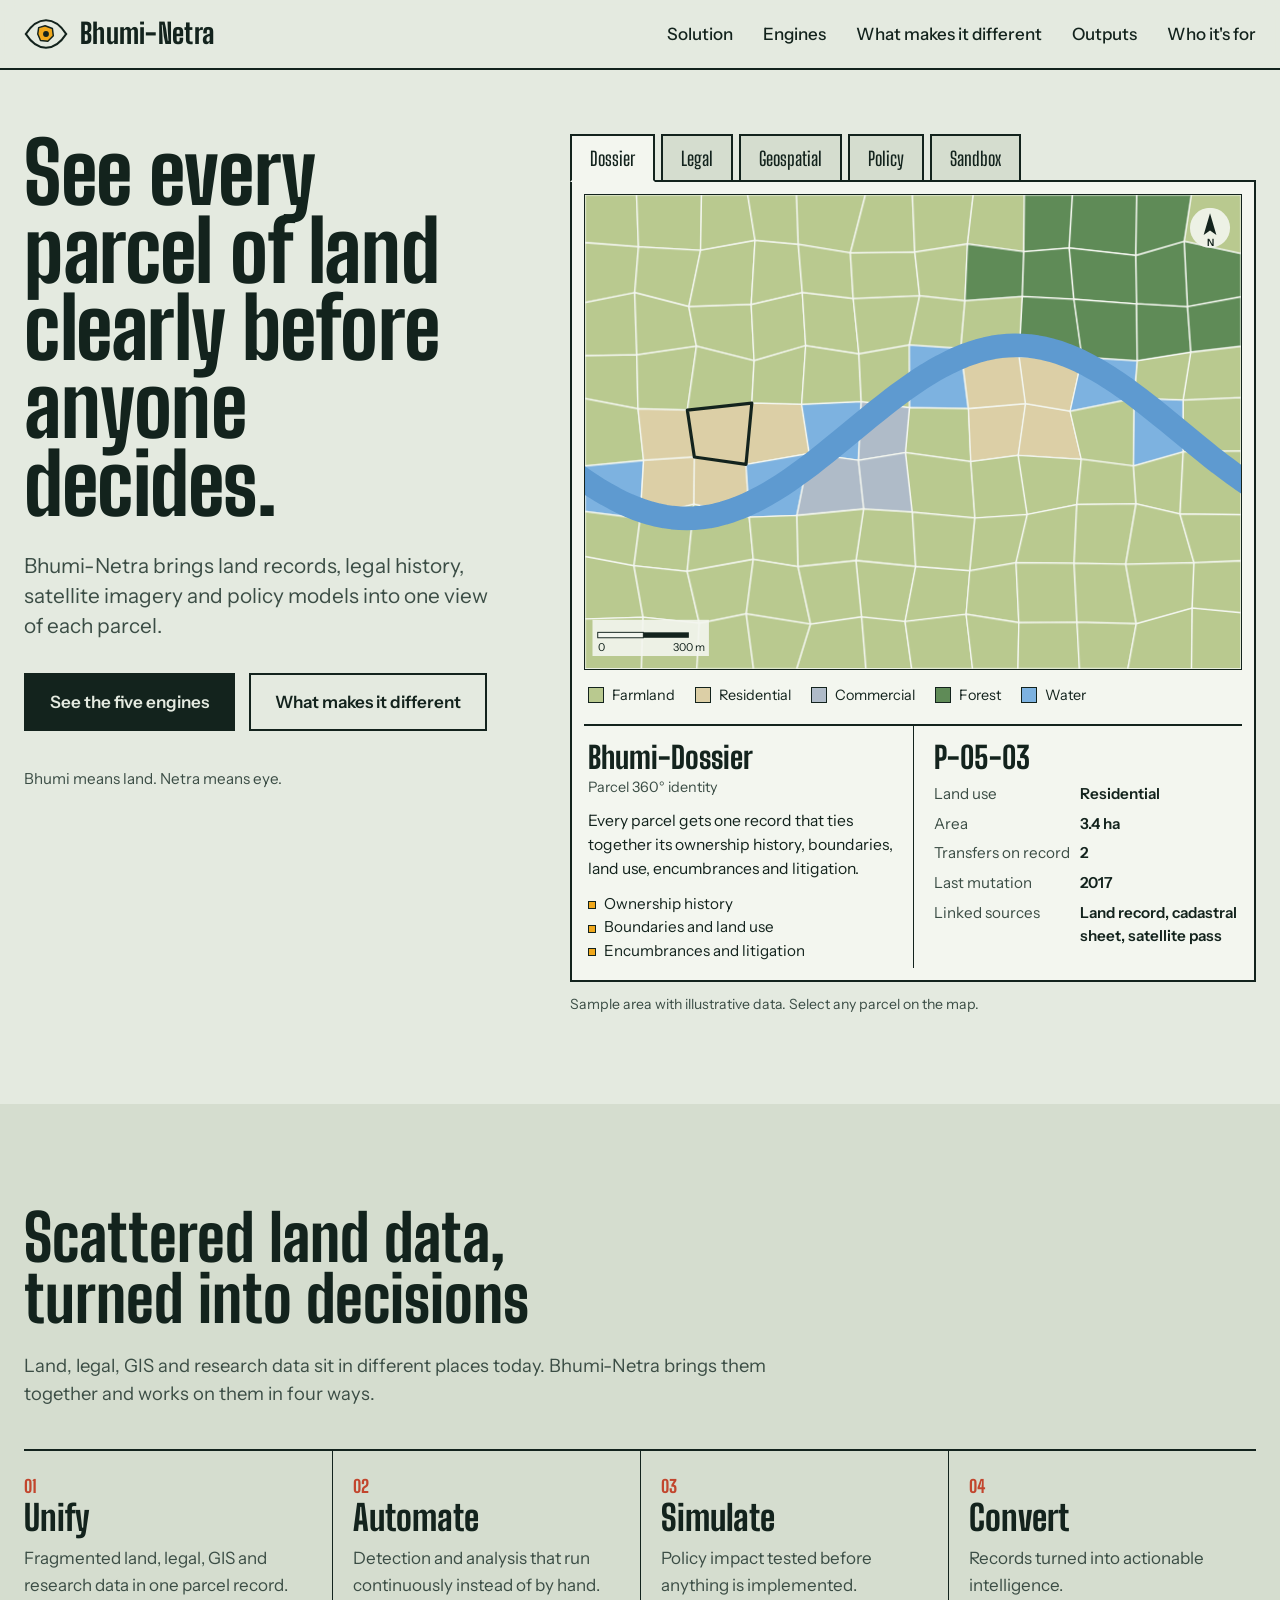
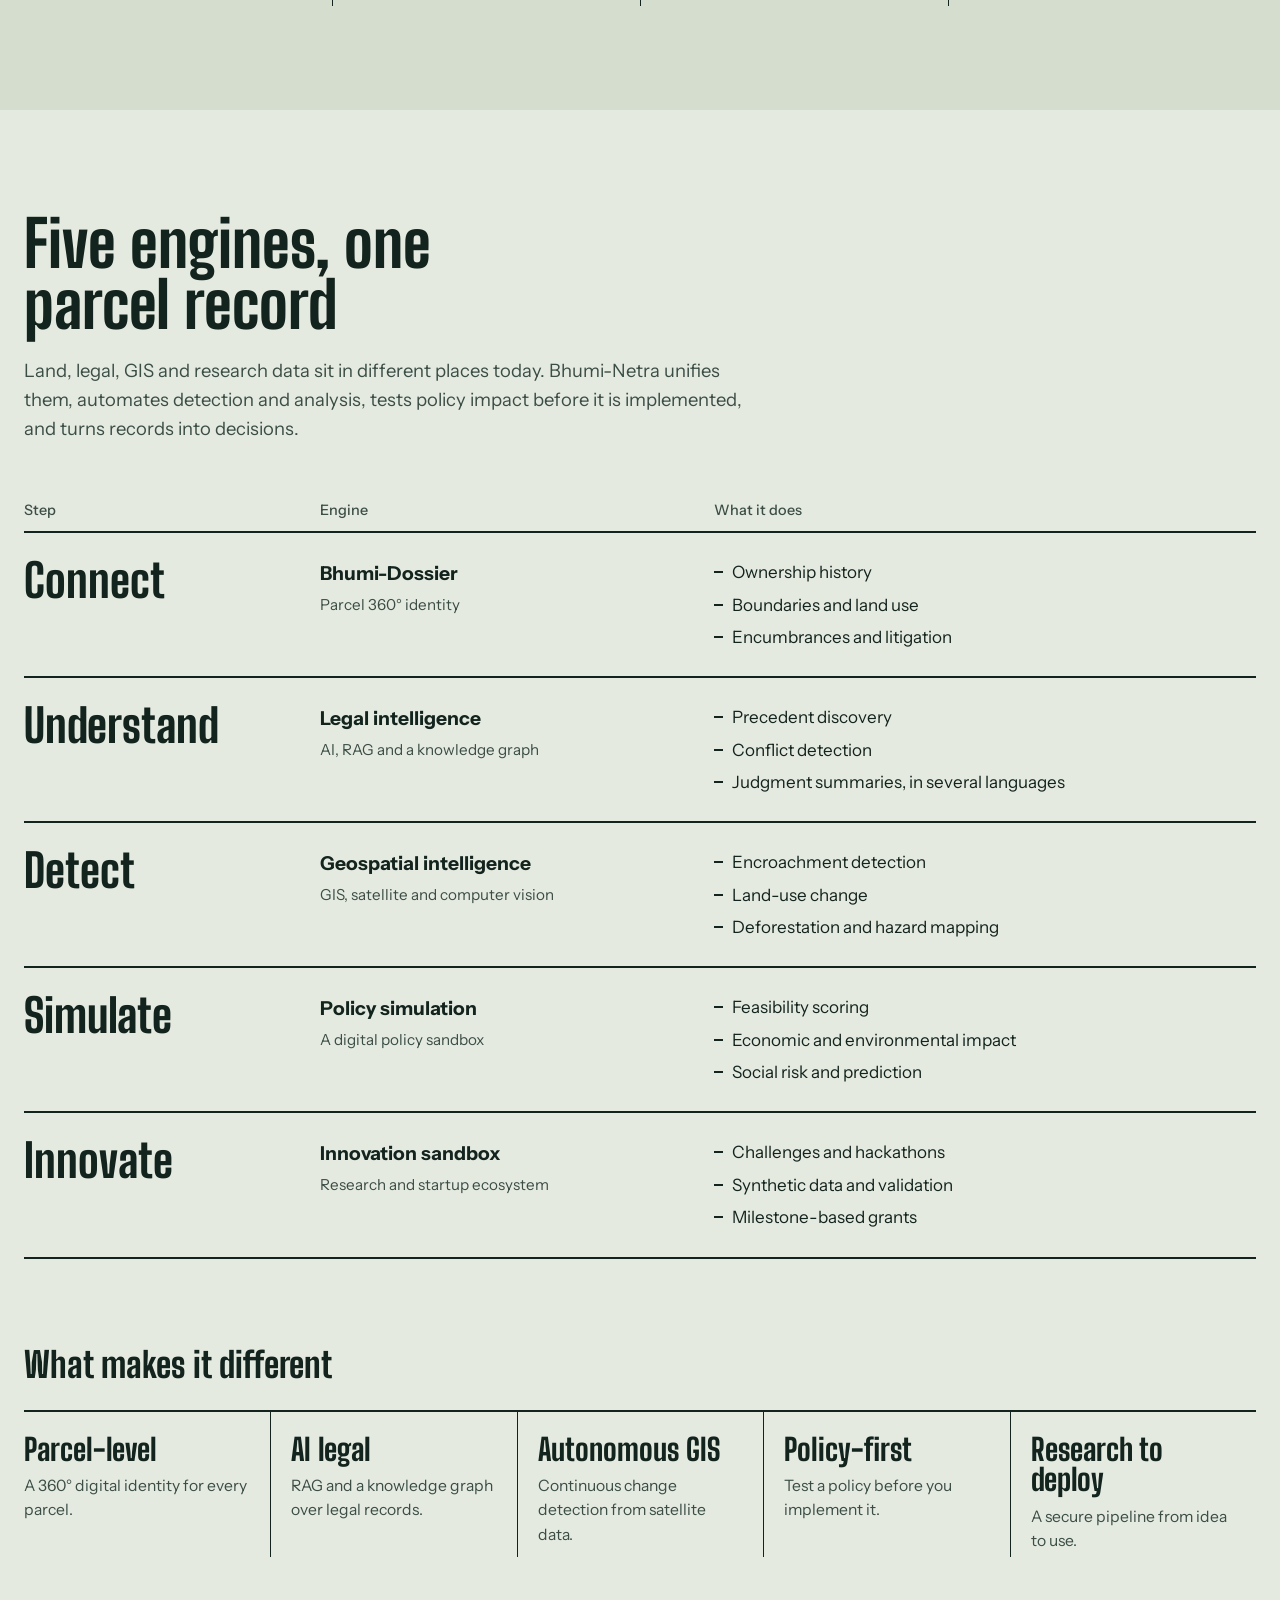
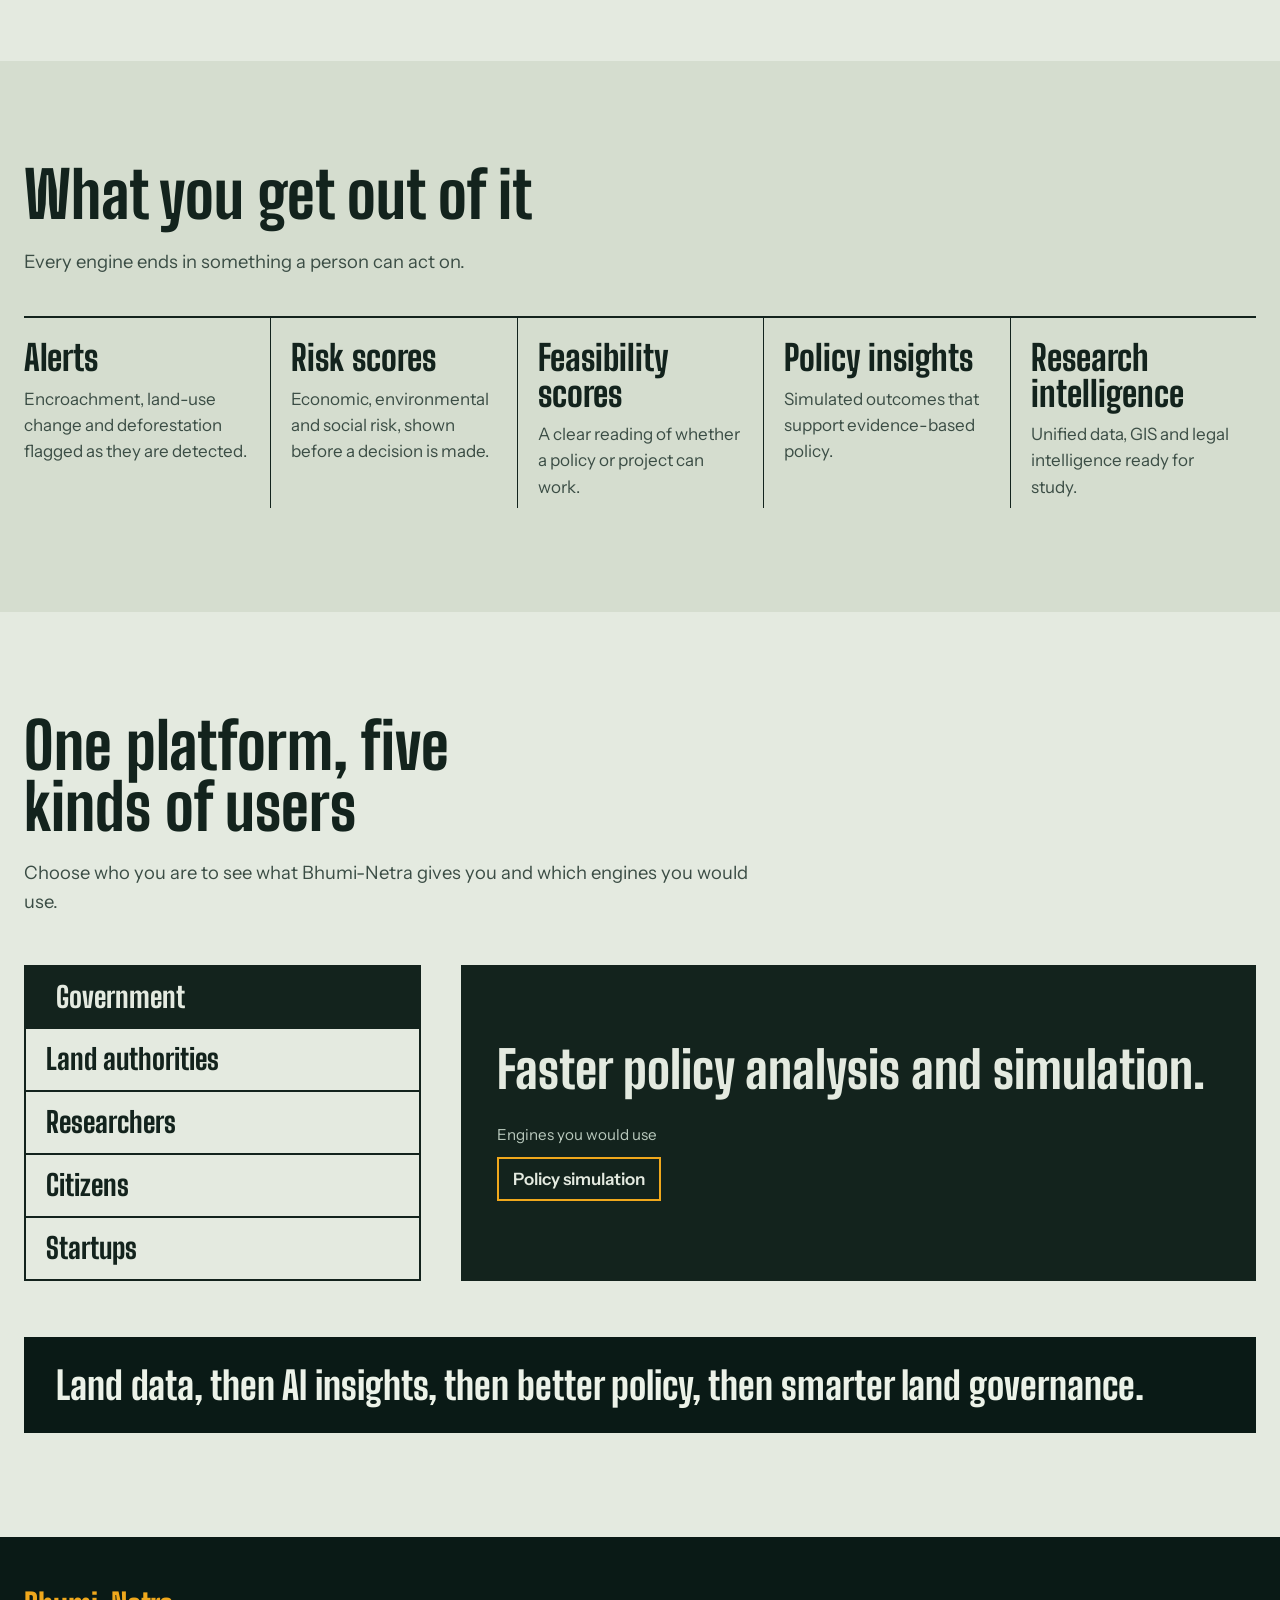
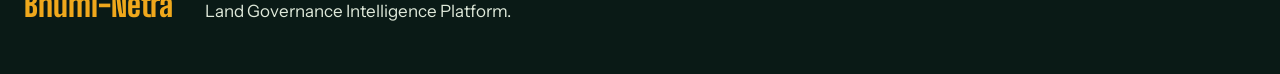
<file: index.html>
<!DOCTYPE html>
<html lang="en">
<head>
<meta charset="UTF-8">
<meta name="viewport" content="width=device-width, initial-scale=1">
<title>Bhumi-Netra | Land Governance Intelligence Platform</title>
<meta name="description" content="Bhumi-Netra joins land records, legal history, satellite imagery and policy models into one view of every parcel.">
<link rel="preconnect" href="https://fonts.googleapis.com">
<link rel="preconnect" href="https://fonts.gstatic.com" crossorigin>
<link href="https://fonts.googleapis.com/css2?family=Big+Shoulders+Display:wght@600;800&family=Instrument+Sans:wght@400;500;600&display=swap" rel="stylesheet">
<link rel="stylesheet" href="styles.css">
</head>
<body>
<a class="skip-link" href="#main">Skip to content</a>

<header class="site-header">
  <div class="container header-row">
    <a class="brand" href="#top" aria-label="Bhumi-Netra home">
      <svg class="brand-mark" viewBox="0 0 48 32" aria-hidden="true">
        <path d="M2 16C9 5 17 1 24 1s15 4 22 15c-7 11-15 15-22 15S9 27 2 16Z" fill="none" stroke="currentColor" stroke-width="2.4"/>
        <path d="M16 9l7-2 8 3 1 8-6 6-8-1-3-7Z" fill="#F0A81C" stroke="currentColor" stroke-width="1.6" stroke-linejoin="round"/>
        <circle cx="24" cy="16" r="3.2" fill="currentColor"/>
      </svg>
      <span class="brand-name">Bhumi-Netra</span>
    </a>
    <button class="nav-toggle" id="nav-toggle" type="button" aria-expanded="false" aria-controls="site-nav">Menu</button>
    <nav class="site-nav" id="site-nav" aria-label="Main">
      <a href="#solution">Solution</a>
      <a href="#engines">Engines</a>
      <a href="#different">What makes it different</a>
      <a href="#outputs">Outputs</a>
      <a href="#users">Who it's for</a>
    </nav>
  </div>
</header>

<main id="main">
  <section class="hero" id="top">
    <div class="container hero-grid">
      <div class="hero-copy">
        <h1>See every parcel of land clearly before anyone decides.</h1>
        <p class="lead">Bhumi-Netra brings land records, legal history, satellite imagery and policy models into one view of each parcel.</p>
        <div class="actions">
          <a class="btn btn-solid" href="#engines">See the five engines</a>
          <a class="btn btn-line" href="#different">What makes it different</a>
        </div>
        <p class="hero-note">Bhumi means land. Netra means eye.</p>
      </div>

      <div class="hero-map" id="map">
        <div class="tabs" id="layer-tabs" role="tablist" aria-label="Map layers">
          <button type="button" role="tab" id="tab-dossier" data-layer="dossier" aria-selected="true" aria-controls="map-panel">Dossier</button>
          <button type="button" role="tab" id="tab-legal" data-layer="legal" aria-selected="false" aria-controls="map-panel" tabindex="-1">Legal</button>
          <button type="button" role="tab" id="tab-geo" data-layer="geo" aria-selected="false" aria-controls="map-panel" tabindex="-1">Geospatial</button>
          <button type="button" role="tab" id="tab-policy" data-layer="policy" aria-selected="false" aria-controls="map-panel" tabindex="-1">Policy</button>
          <button type="button" role="tab" id="tab-sandbox" data-layer="sandbox" aria-selected="false" aria-controls="map-panel" tabindex="-1">Sandbox</button>
        </div>
        <div class="sheet" id="map-panel" role="tabpanel" aria-labelledby="tab-dossier">
          <svg id="parcel-map" viewBox="0 0 720 520" tabindex="0" role="group" aria-label="Sample parcel map. Use the arrow keys to move between parcels."></svg>
          <ul class="legend" id="legend"></ul>
          <div class="policy-control" id="policy-control" hidden>
            <div class="setback-row">
              <label for="setback">River setback rule</label>
              <output id="setback-out" for="setback">80 m</output>
            </div>
            <input type="range" id="setback" min="0" max="250" step="10" value="80">
            <div class="meters" id="policy-meters"></div>
            <p class="verdict" id="policy-verdict" aria-live="polite"></p>
          </div>
          <div class="readout">
            <div class="engine" id="engine-info"></div>
            <div class="parcel-info" id="parcel-info" aria-live="polite"></div>
          </div>
        </div>
        <p class="sample-note">Sample area with illustrative data. Select any parcel on the map.</p>
      </div>
    </div>
  </section>

  <section class="section section-tint" id="solution">
    <div class="container">
      <h2>Scattered land data, turned into decisions</h2>
      <p class="intro">Land, legal, GIS and research data sit in different places today. Bhumi-Netra brings them together and works on them in four ways.</p>
      <ol class="pillars">
        <li>
          <span class="pillar-num">01</span>
          <h3>Unify</h3>
          <p>Fragmented land, legal, GIS and research data in one parcel record.</p>
        </li>
        <li>
          <span class="pillar-num">02</span>
          <h3>Automate</h3>
          <p>Detection and analysis that run continuously instead of by hand.</p>
        </li>
        <li>
          <span class="pillar-num">03</span>
          <h3>Simulate</h3>
          <p>Policy impact tested before anything is implemented.</p>
        </li>
        <li>
          <span class="pillar-num">04</span>
          <h3>Convert</h3>
          <p>Records turned into actionable intelligence.</p>
        </li>
      </ol>
    </div>
  </section>

  <section class="section" id="engines">
    <div class="container">
      <h2>Five engines, one parcel record</h2>
      <p class="intro">Land, legal, GIS and research data sit in different places today. Bhumi-Netra unifies them, automates detection and analysis, tests policy impact before it is implemented, and turns records into decisions.</p>

      <table class="register">
        <caption class="visually-hidden">The five engines of Bhumi-Netra</caption>
        <thead>
          <tr>
            <th scope="col">Step</th>
            <th scope="col">Engine</th>
            <th scope="col">What it does</th>
          </tr>
        </thead>
        <tbody>
          <tr>
            <th scope="row" class="verb">Connect</th>
            <td>
              <strong>Bhumi-Dossier</strong>
              <span>Parcel 360° identity</span>
            </td>
            <td>
              <ul>
                <li>Ownership history</li>
                <li>Boundaries and land use</li>
                <li>Encumbrances and litigation</li>
              </ul>
            </td>
          </tr>
          <tr>
            <th scope="row" class="verb">Understand</th>
            <td>
              <strong>Legal intelligence</strong>
              <span>AI, RAG and a knowledge graph</span>
            </td>
            <td>
              <ul>
                <li>Precedent discovery</li>
                <li>Conflict detection</li>
                <li>Judgment summaries, in several languages</li>
              </ul>
            </td>
          </tr>
          <tr>
            <th scope="row" class="verb">Detect</th>
            <td>
              <strong>Geospatial intelligence</strong>
              <span>GIS, satellite and computer vision</span>
            </td>
            <td>
              <ul>
                <li>Encroachment detection</li>
                <li>Land-use change</li>
                <li>Deforestation and hazard mapping</li>
              </ul>
            </td>
          </tr>
          <tr>
            <th scope="row" class="verb">Simulate</th>
            <td>
              <strong>Policy simulation</strong>
              <span>A digital policy sandbox</span>
            </td>
            <td>
              <ul>
                <li>Feasibility scoring</li>
                <li>Economic and environmental impact</li>
                <li>Social risk and prediction</li>
              </ul>
            </td>
          </tr>
          <tr>
            <th scope="row" class="verb">Innovate</th>
            <td>
              <strong>Innovation sandbox</strong>
              <span>Research and startup ecosystem</span>
            </td>
            <td>
              <ul>
                <li>Challenges and hackathons</li>
                <li>Synthetic data and validation</li>
                <li>Milestone-based grants</li>
              </ul>
            </td>
          </tr>
        </tbody>
      </table>

      <h3 class="subhead" id="different">What makes it different</h3>
      <dl class="difference">
        <div>
          <dt>Parcel-level</dt>
          <dd>A 360° digital identity for every parcel.</dd>
        </div>
        <div>
          <dt>AI legal</dt>
          <dd>RAG and a knowledge graph over legal records.</dd>
        </div>
        <div>
          <dt>Autonomous GIS</dt>
          <dd>Continuous change detection from satellite data.</dd>
        </div>
        <div>
          <dt>Policy-first</dt>
          <dd>Test a policy before you implement it.</dd>
        </div>
        <div>
          <dt>Research to deploy</dt>
          <dd>A secure pipeline from idea to use.</dd>
        </div>
      </dl>
    </div>
  </section>




  <section class="section section-tint" id="outputs">
    <div class="container">
      <h2>What you get out of it</h2>
      <p class="intro">Every engine ends in something a person can act on.</p>
      <ul class="outputs">
        <li>
          <h3>Alerts</h3>
          <p>Encroachment, land-use change and deforestation flagged as they are detected.</p>
        </li>
        <li>
          <h3>Risk scores</h3>
          <p>Economic, environmental and social risk, shown before a decision is made.</p>
        </li>
        <li>
          <h3>Feasibility scores</h3>
          <p>A clear reading of whether a policy or project can work.</p>
        </li>
        <li>
          <h3>Policy insights</h3>
          <p>Simulated outcomes that support evidence-based policy.</p>
        </li>
        <li>
          <h3>Research intelligence</h3>
          <p>Unified data, GIS and legal intelligence ready for study.</p>
        </li>
      </ul>
    </div>
  </section>

  <section class="section" id="users">
    <div class="container">
      <h2>One platform, five kinds of users</h2>
      <p class="intro">Choose who you are to see what Bhumi-Netra gives you and which engines you would use.</p>

      <div class="who-grid">
        <div class="who-tabs" id="who-tabs" role="tablist" aria-label="Stakeholders" aria-orientation="vertical">
          <button type="button" role="tab" id="who-gov" data-who="gov" aria-selected="true" aria-controls="who-panel">Government</button>
          <button type="button" role="tab" id="who-auth" data-who="auth" aria-selected="false" aria-controls="who-panel" tabindex="-1">Land authorities</button>
          <button type="button" role="tab" id="who-res" data-who="res" aria-selected="false" aria-controls="who-panel" tabindex="-1">Researchers</button>
          <button type="button" role="tab" id="who-cit" data-who="cit" aria-selected="false" aria-controls="who-panel" tabindex="-1">Citizens</button>
          <button type="button" role="tab" id="who-start" data-who="start" aria-selected="false" aria-controls="who-panel" tabindex="-1">Startups</button>
        </div>
        <div class="who-panel" id="who-panel" role="tabpanel" aria-labelledby="who-gov">
          <p class="who-line" id="who-line"></p>
          <p class="who-uses-label">Engines you would use</p>
          <ul class="who-uses" id="who-uses"></ul>
        </div>
      </div>

      <p class="chain">Land data, then AI insights, then better policy, then smarter land governance.</p>
    </div>
  </section>
</main>

<footer class="site-footer">
  <div class="container footer-row">
    <p class="footer-brand">Bhumi-Netra</p>
    <p>Land Governance Intelligence Platform.</p>
  </div>
</footer>

<script src="script.js"></script>
</body>
</html>
</file>
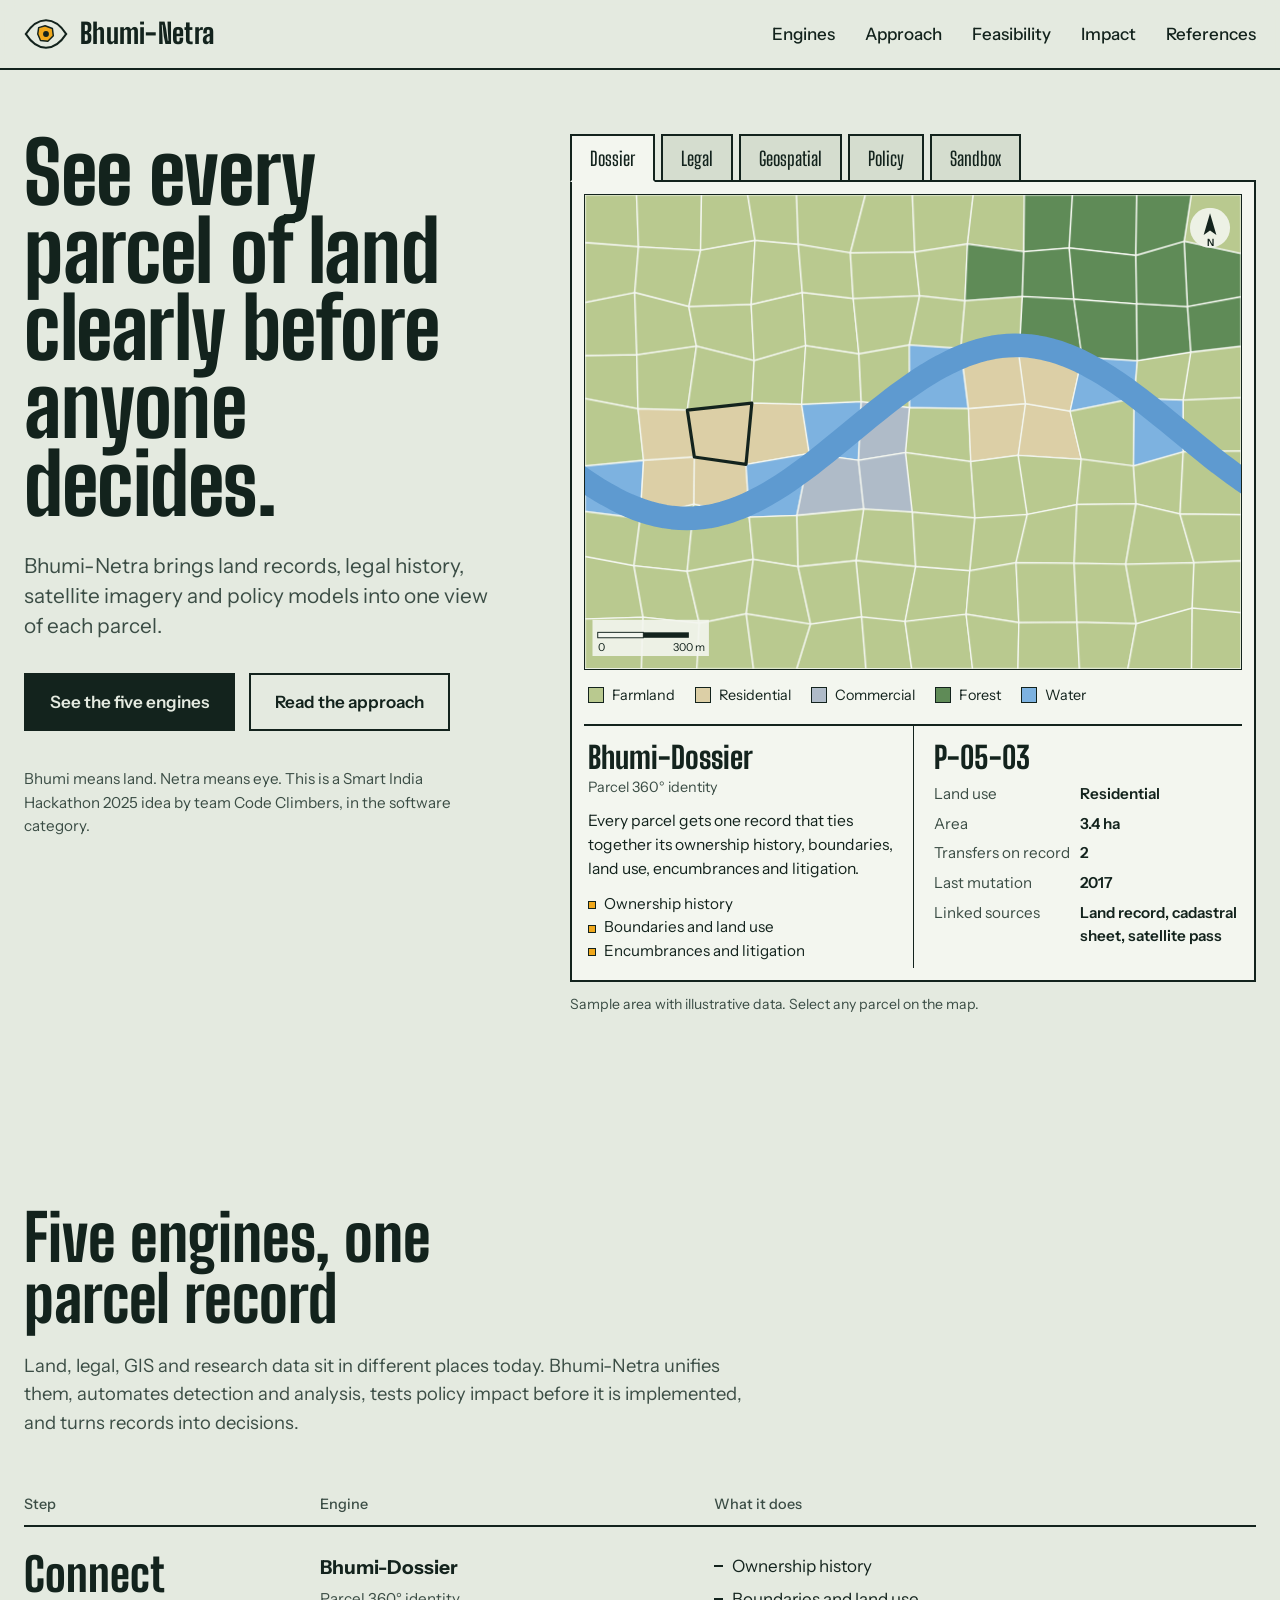
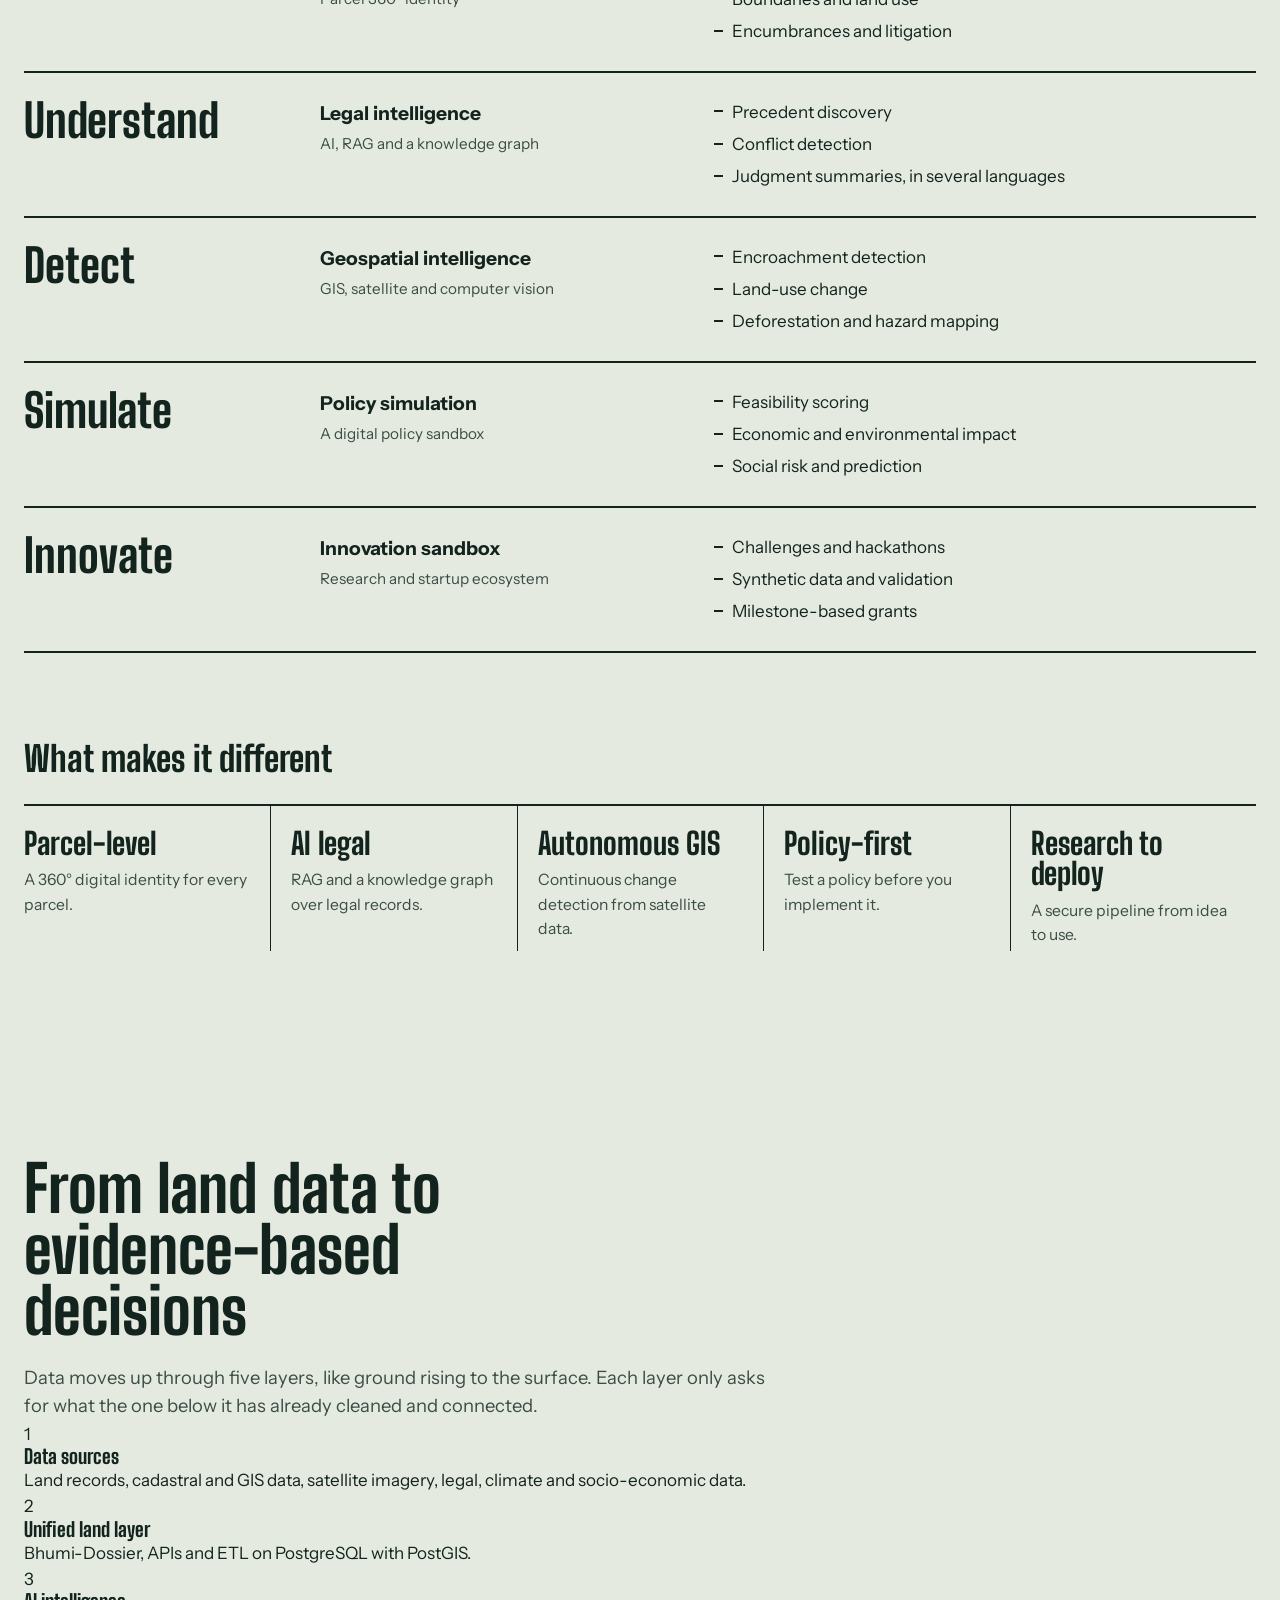
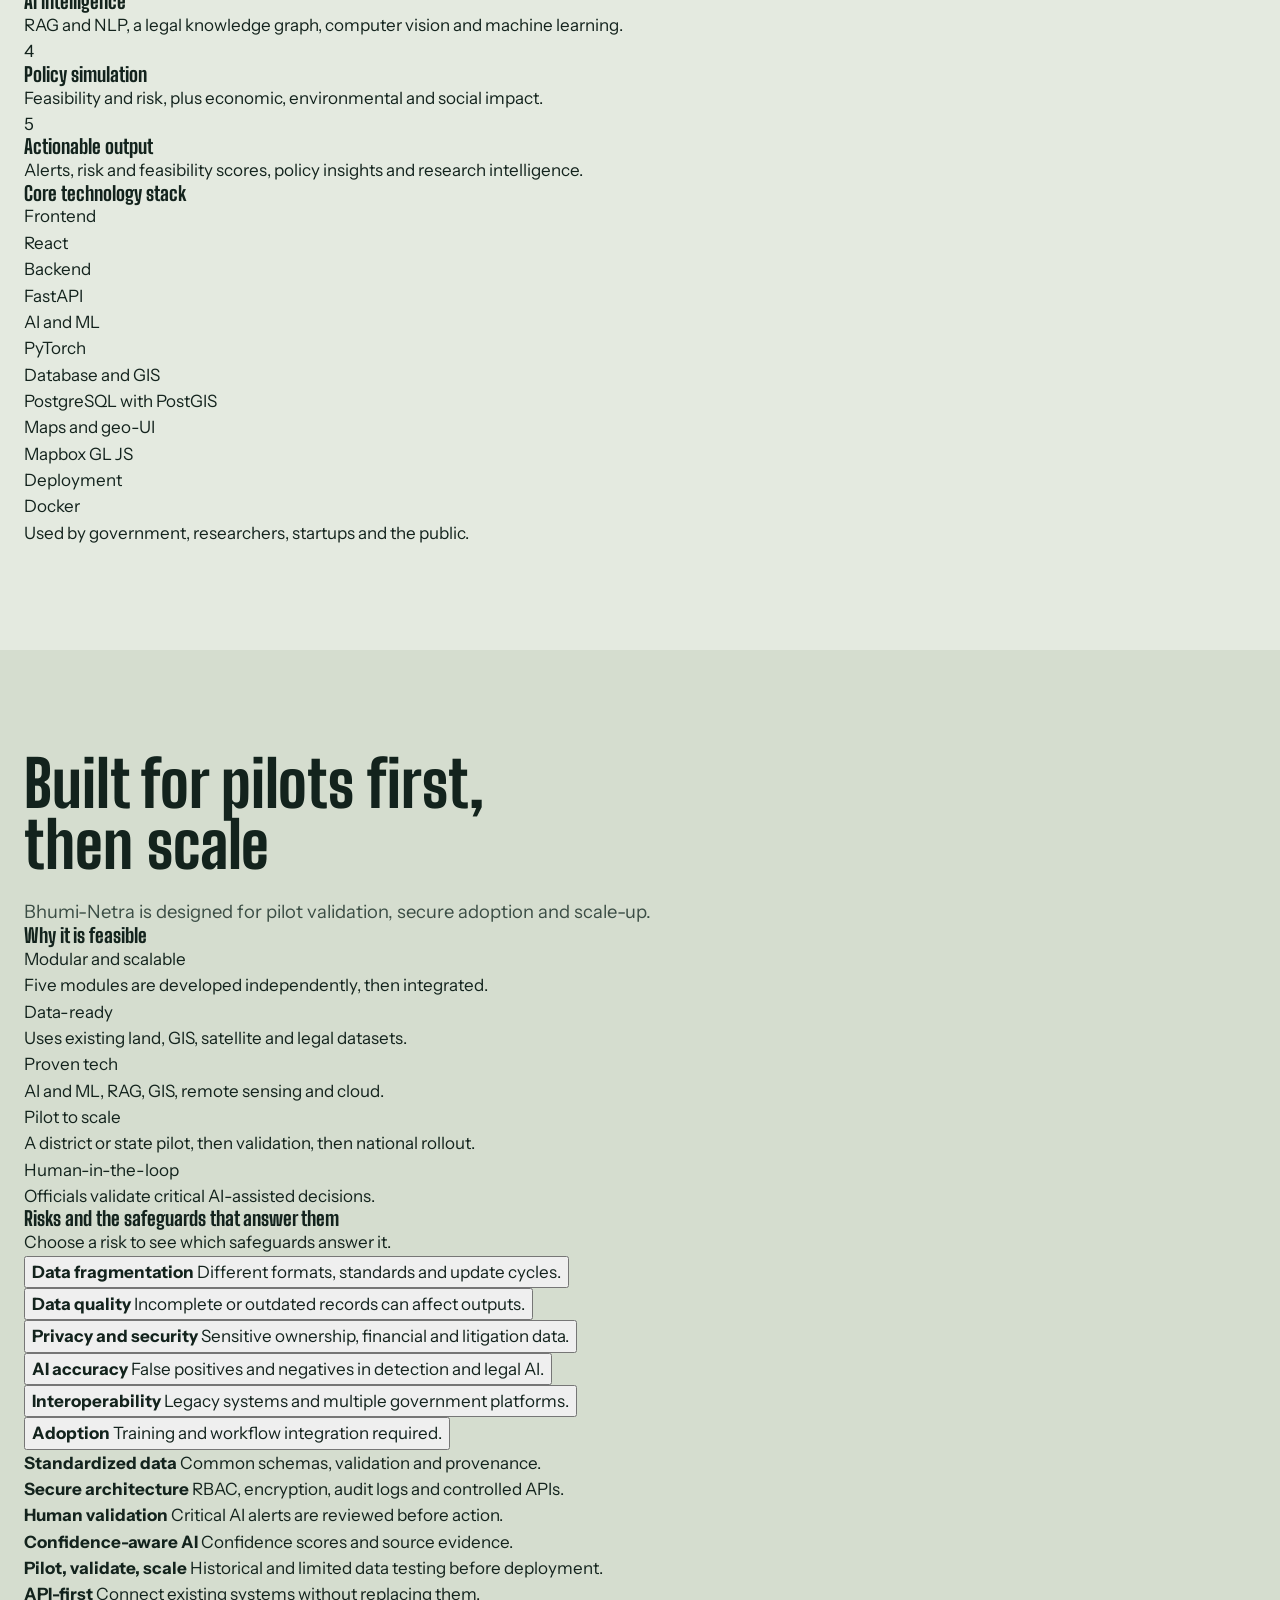
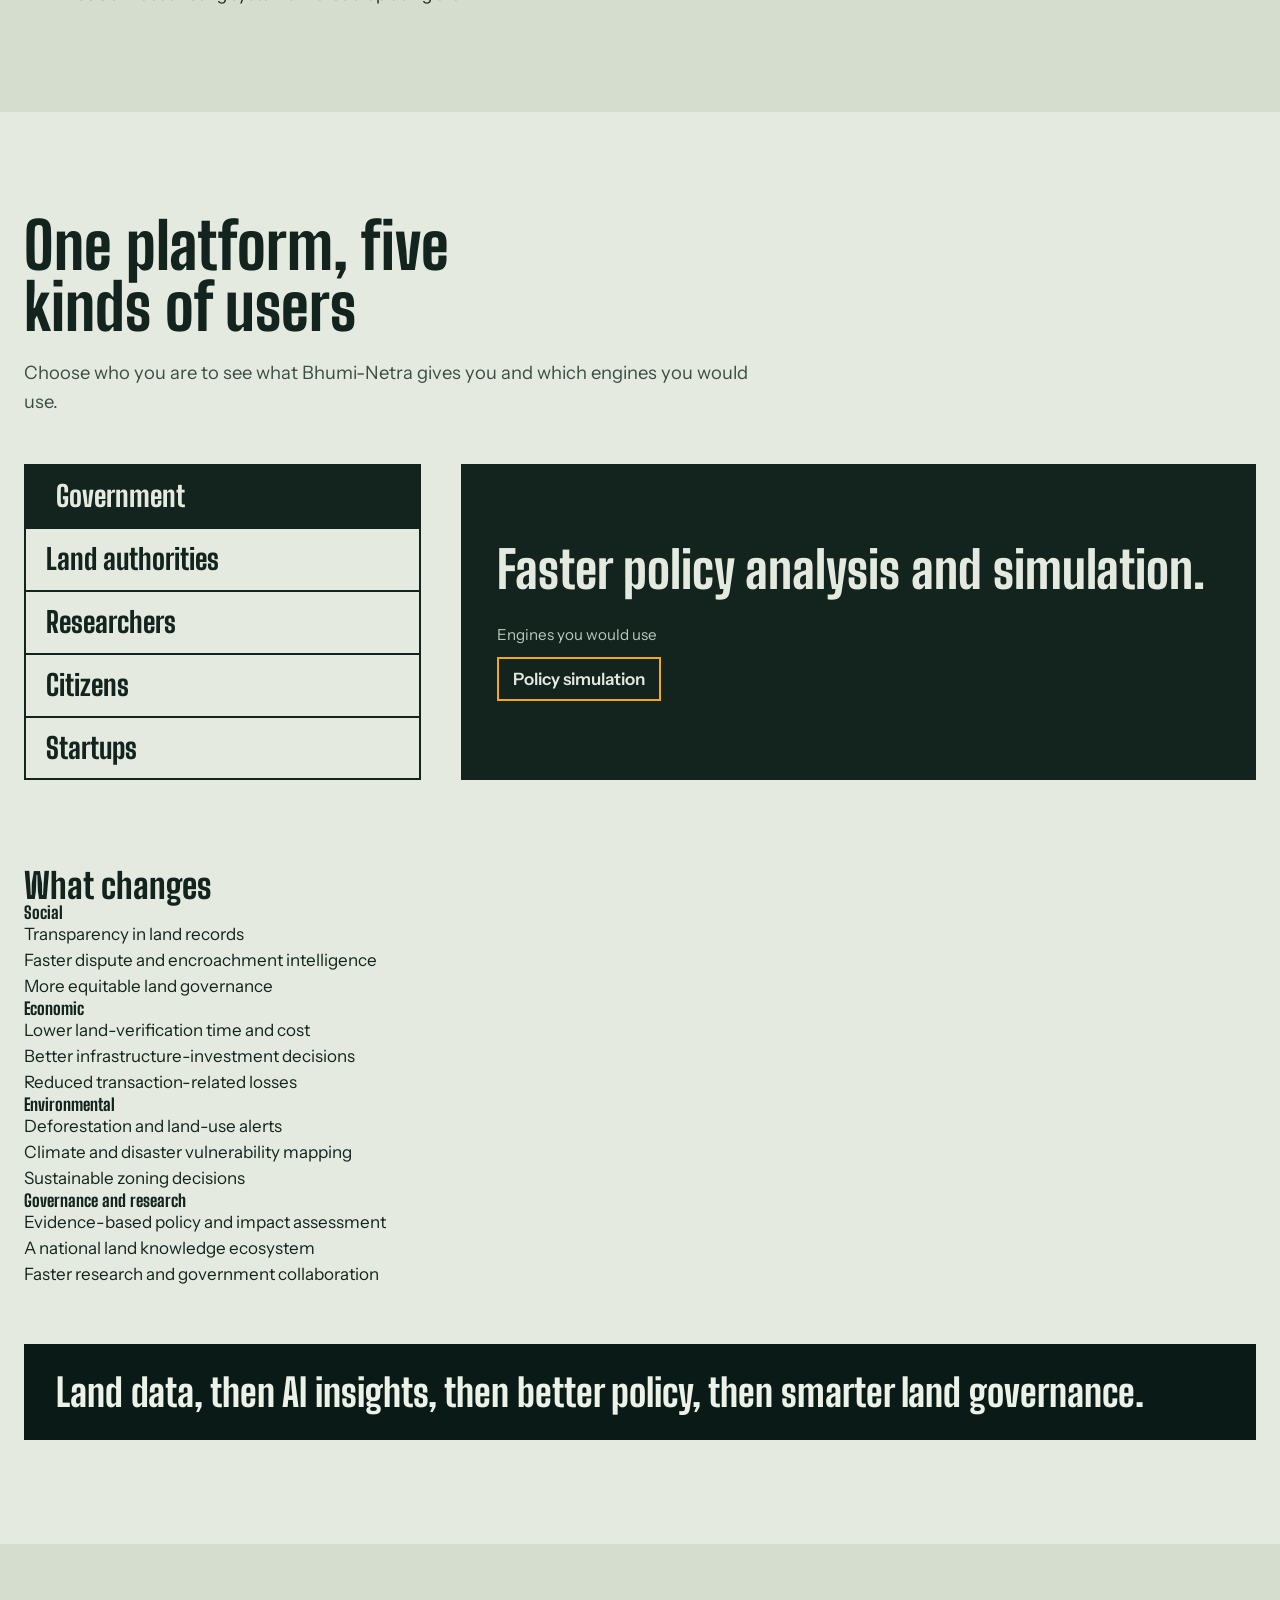
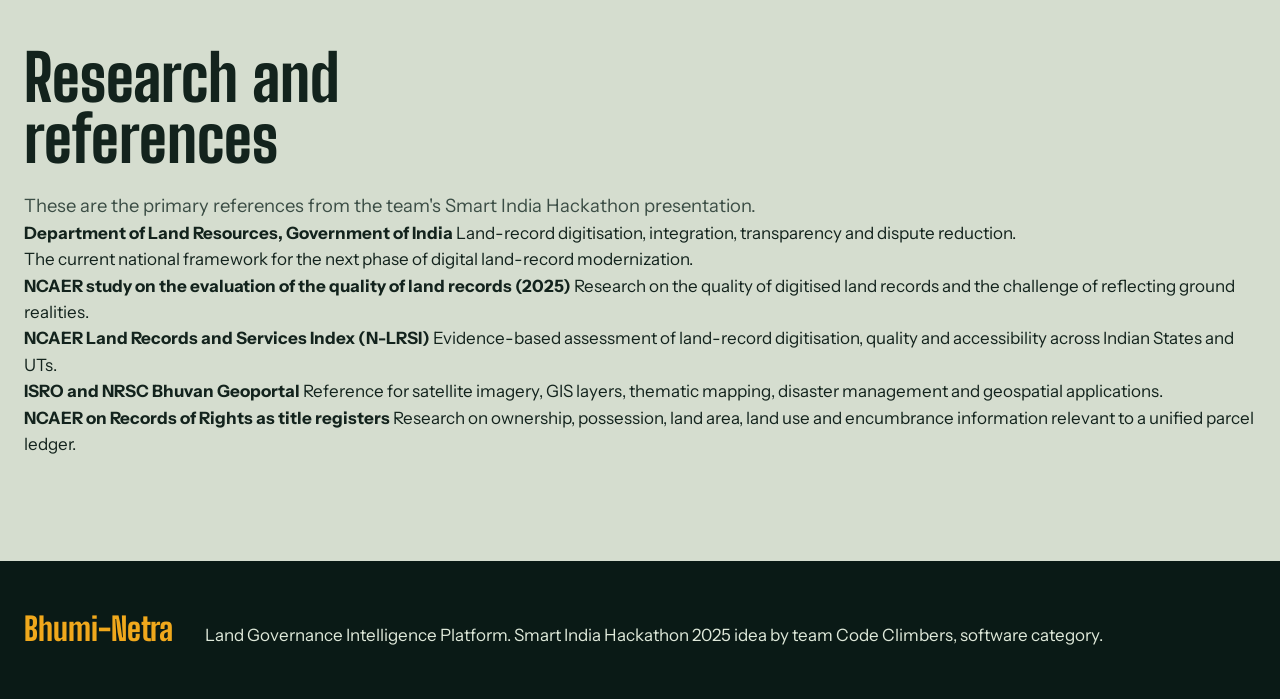
<file: index-1.html>
<!DOCTYPE html>
<html lang="en">
<head>
<meta charset="UTF-8">
<meta name="viewport" content="width=device-width, initial-scale=1">
<title>Bhumi-Netra | Land Governance Intelligence Platform</title>
<meta name="description" content="Bhumi-Netra joins land records, legal history, satellite imagery and policy models into one view of every parcel. A Smart India Hackathon 2025 idea by team Code Climbers.">
<link rel="preconnect" href="https://fonts.googleapis.com">
<link rel="preconnect" href="https://fonts.gstatic.com" crossorigin>
<link href="https://fonts.googleapis.com/css2?family=Big+Shoulders+Display:wght@600;800&family=Instrument+Sans:wght@400;500;600&display=swap" rel="stylesheet">
<link rel="stylesheet" href="styles.css">
</head>
<body>
<a class="skip-link" href="#main">Skip to content</a>

<header class="site-header">
  <div class="container header-row">
    <a class="brand" href="#top" aria-label="Bhumi-Netra home">
      <svg class="brand-mark" viewBox="0 0 48 32" aria-hidden="true">
        <path d="M2 16C9 5 17 1 24 1s15 4 22 15c-7 11-15 15-22 15S9 27 2 16Z" fill="none" stroke="currentColor" stroke-width="2.4"/>
        <path d="M16 9l7-2 8 3 1 8-6 6-8-1-3-7Z" fill="#F0A81C" stroke="currentColor" stroke-width="1.6" stroke-linejoin="round"/>
        <circle cx="24" cy="16" r="3.2" fill="currentColor"/>
      </svg>
      <span class="brand-name">Bhumi-Netra</span>
    </a>
    <button class="nav-toggle" id="nav-toggle" type="button" aria-expanded="false" aria-controls="site-nav">Menu</button>
    <nav class="site-nav" id="site-nav" aria-label="Main">
      <a href="#engines">Engines</a>
      <a href="#approach">Approach</a>
      <a href="#feasibility">Feasibility</a>
      <a href="#impact">Impact</a>
      <a href="#references">References</a>
    </nav>
  </div>
</header>

<main id="main">
  <section class="hero" id="top">
    <div class="container hero-grid">
      <div class="hero-copy">
        <h1>See every parcel of land clearly before anyone decides.</h1>
        <p class="lead">Bhumi-Netra brings land records, legal history, satellite imagery and policy models into one view of each parcel.</p>
        <div class="actions">
          <a class="btn btn-solid" href="#engines">See the five engines</a>
          <a class="btn btn-line" href="#approach">Read the approach</a>
        </div>
        <p class="hero-note">Bhumi means land. Netra means eye. This is a Smart India Hackathon 2025 idea by team Code Climbers, in the software category.</p>
      </div>

      <div class="hero-map" id="map">
        <div class="tabs" id="layer-tabs" role="tablist" aria-label="Map layers">
          <button type="button" role="tab" id="tab-dossier" data-layer="dossier" aria-selected="true" aria-controls="map-panel">Dossier</button>
          <button type="button" role="tab" id="tab-legal" data-layer="legal" aria-selected="false" aria-controls="map-panel" tabindex="-1">Legal</button>
          <button type="button" role="tab" id="tab-geo" data-layer="geo" aria-selected="false" aria-controls="map-panel" tabindex="-1">Geospatial</button>
          <button type="button" role="tab" id="tab-policy" data-layer="policy" aria-selected="false" aria-controls="map-panel" tabindex="-1">Policy</button>
          <button type="button" role="tab" id="tab-sandbox" data-layer="sandbox" aria-selected="false" aria-controls="map-panel" tabindex="-1">Sandbox</button>
        </div>
        <div class="sheet" id="map-panel" role="tabpanel" aria-labelledby="tab-dossier">
          <svg id="parcel-map" viewBox="0 0 720 520" tabindex="0" role="group" aria-label="Sample parcel map. Use the arrow keys to move between parcels."></svg>
          <ul class="legend" id="legend"></ul>
          <div class="policy-control" id="policy-control" hidden>
            <div class="setback-row">
              <label for="setback">River setback rule</label>
              <output id="setback-out" for="setback">80 m</output>
            </div>
            <input type="range" id="setback" min="0" max="250" step="10" value="80">
            <div class="meters" id="policy-meters"></div>
            <p class="verdict" id="policy-verdict" aria-live="polite"></p>
          </div>
          <div class="readout">
            <div class="engine" id="engine-info"></div>
            <div class="parcel-info" id="parcel-info" aria-live="polite"></div>
          </div>
        </div>
        <p class="sample-note">Sample area with illustrative data. Select any parcel on the map.</p>
      </div>
    </div>
  </section>

  <section class="section" id="engines">
    <div class="container">
      <h2>Five engines, one parcel record</h2>
      <p class="intro">Land, legal, GIS and research data sit in different places today. Bhumi-Netra unifies them, automates detection and analysis, tests policy impact before it is implemented, and turns records into decisions.</p>

      <table class="register">
        <caption class="visually-hidden">The five engines of Bhumi-Netra</caption>
        <thead>
          <tr>
            <th scope="col">Step</th>
            <th scope="col">Engine</th>
            <th scope="col">What it does</th>
          </tr>
        </thead>
        <tbody>
          <tr>
            <th scope="row" class="verb">Connect</th>
            <td>
              <strong>Bhumi-Dossier</strong>
              <span>Parcel 360° identity</span>
            </td>
            <td>
              <ul>
                <li>Ownership history</li>
                <li>Boundaries and land use</li>
                <li>Encumbrances and litigation</li>
              </ul>
            </td>
          </tr>
          <tr>
            <th scope="row" class="verb">Understand</th>
            <td>
              <strong>Legal intelligence</strong>
              <span>AI, RAG and a knowledge graph</span>
            </td>
            <td>
              <ul>
                <li>Precedent discovery</li>
                <li>Conflict detection</li>
                <li>Judgment summaries, in several languages</li>
              </ul>
            </td>
          </tr>
          <tr>
            <th scope="row" class="verb">Detect</th>
            <td>
              <strong>Geospatial intelligence</strong>
              <span>GIS, satellite and computer vision</span>
            </td>
            <td>
              <ul>
                <li>Encroachment detection</li>
                <li>Land-use change</li>
                <li>Deforestation and hazard mapping</li>
              </ul>
            </td>
          </tr>
          <tr>
            <th scope="row" class="verb">Simulate</th>
            <td>
              <strong>Policy simulation</strong>
              <span>A digital policy sandbox</span>
            </td>
            <td>
              <ul>
                <li>Feasibility scoring</li>
                <li>Economic and environmental impact</li>
                <li>Social risk and prediction</li>
              </ul>
            </td>
          </tr>
          <tr>
            <th scope="row" class="verb">Innovate</th>
            <td>
              <strong>Innovation sandbox</strong>
              <span>Research and startup ecosystem</span>
            </td>
            <td>
              <ul>
                <li>Challenges and hackathons</li>
                <li>Synthetic data and validation</li>
                <li>Milestone-based grants</li>
              </ul>
            </td>
          </tr>
        </tbody>
      </table>

      <h3 class="subhead">What makes it different</h3>
      <dl class="difference">
        <div>
          <dt>Parcel-level</dt>
          <dd>A 360° digital identity for every parcel.</dd>
        </div>
        <div>
          <dt>AI legal</dt>
          <dd>RAG and a knowledge graph over legal records.</dd>
        </div>
        <div>
          <dt>Autonomous GIS</dt>
          <dd>Continuous change detection from satellite data.</dd>
        </div>
        <div>
          <dt>Policy-first</dt>
          <dd>Test a policy before you implement it.</dd>
        </div>
        <div>
          <dt>Research to deploy</dt>
          <dd>A secure pipeline from idea to use.</dd>
        </div>
      </dl>
    </div>
  </section>

  <section class="section section-dark" id="approach">
    <div class="container">
      <h2>From land data to evidence-based decisions</h2>
      <p class="intro">Data moves up through five layers, like ground rising to the surface. Each layer only asks for what the one below it has already cleaned and connected.</p>

      <div class="approach-grid">
        <ol class="strata" aria-label="Five layers, from data sources at the bottom to actionable output at the top">
          <li style="--i:1">
            <span class="stage">1</span>
            <h3>Data sources</h3>
            <p>Land records, cadastral and GIS data, satellite imagery, legal, climate and socio-economic data.</p>
          </li>
          <li style="--i:2">
            <span class="stage">2</span>
            <h3>Unified land layer</h3>
            <p>Bhumi-Dossier, APIs and ETL on PostgreSQL with PostGIS.</p>
          </li>
          <li style="--i:3">
            <span class="stage">3</span>
            <h3>AI intelligence</h3>
            <p>RAG and NLP, a legal knowledge graph, computer vision and machine learning.</p>
          </li>
          <li style="--i:4">
            <span class="stage">4</span>
            <h3>Policy simulation</h3>
            <p>Feasibility and risk, plus economic, environmental and social impact.</p>
          </li>
          <li style="--i:5">
            <span class="stage">5</span>
            <h3>Actionable output</h3>
            <p>Alerts, risk and feasibility scores, policy insights and research intelligence.</p>
          </li>
        </ol>

        <aside class="stack" aria-labelledby="stack-title">
          <h3 id="stack-title">Core technology stack</h3>
          <dl>
            <div><dt>Frontend</dt><dd>React</dd></div>
            <div><dt>Backend</dt><dd>FastAPI</dd></div>
            <div><dt>AI and ML</dt><dd>PyTorch</dd></div>
            <div><dt>Database and GIS</dt><dd>PostgreSQL with PostGIS</dd></div>
            <div><dt>Maps and geo-UI</dt><dd>Mapbox GL JS</dd></div>
            <div><dt>Deployment</dt><dd>Docker</dd></div>
          </dl>
          <p class="stack-users">Used by government, researchers, startups and the public.</p>
        </aside>
      </div>
    </div>
  </section>

  <section class="section section-tint" id="feasibility">
    <div class="container">
      <h2>Built for pilots first, then scale</h2>
      <p class="intro">Bhumi-Netra is designed for pilot validation, secure adoption and scale-up.</p>

      <div class="feas-grid">
        <div class="feas-list">
          <h3>Why it is feasible</h3>
          <dl>
            <div>
              <dt>Modular and scalable</dt>
              <dd>Five modules are developed independently, then integrated.</dd>
            </div>
            <div>
              <dt>Data-ready</dt>
              <dd>Uses existing land, GIS, satellite and legal datasets.</dd>
            </div>
            <div>
              <dt>Proven tech</dt>
              <dd>AI and ML, RAG, GIS, remote sensing and cloud.</dd>
            </div>
            <div>
              <dt>Pilot to scale</dt>
              <dd>A district or state pilot, then validation, then national rollout.</dd>
            </div>
            <div>
              <dt>Human-in-the-loop</dt>
              <dd>Officials validate critical AI-assisted decisions.</dd>
            </div>
          </dl>
        </div>

        <div class="risk-board">
          <h3>Risks and the safeguards that answer them</h3>
          <p class="risk-hint">Choose a risk to see which safeguards answer it.</p>
          <div class="risk-columns">
            <ul class="risks" id="risks">
              <li>
                <button type="button" class="risk" data-links="standard api" aria-pressed="true">
                  <strong>Data fragmentation</strong>
                  <span>Different formats, standards and update cycles.</span>
                </button>
              </li>
              <li>
                <button type="button" class="risk" data-links="standard human" aria-pressed="false">
                  <strong>Data quality</strong>
                  <span>Incomplete or outdated records can affect outputs.</span>
                </button>
              </li>
              <li>
                <button type="button" class="risk" data-links="secure" aria-pressed="false">
                  <strong>Privacy and security</strong>
                  <span>Sensitive ownership, financial and litigation data.</span>
                </button>
              </li>
              <li>
                <button type="button" class="risk" data-links="confidence human" aria-pressed="false">
                  <strong>AI accuracy</strong>
                  <span>False positives and negatives in detection and legal AI.</span>
                </button>
              </li>
              <li>
                <button type="button" class="risk" data-links="api" aria-pressed="false">
                  <strong>Interoperability</strong>
                  <span>Legacy systems and multiple government platforms.</span>
                </button>
              </li>
              <li>
                <button type="button" class="risk" data-links="pilot" aria-pressed="false">
                  <strong>Adoption</strong>
                  <span>Training and workflow integration required.</span>
                </button>
              </li>
            </ul>
            <ul class="answers" id="answers">
              <li data-id="standard">
                <strong>Standardized data</strong>
                <span>Common schemas, validation and provenance.</span>
              </li>
              <li data-id="secure">
                <strong>Secure architecture</strong>
                <span>RBAC, encryption, audit logs and controlled APIs.</span>
              </li>
              <li data-id="human">
                <strong>Human validation</strong>
                <span>Critical AI alerts are reviewed before action.</span>
              </li>
              <li data-id="confidence">
                <strong>Confidence-aware AI</strong>
                <span>Confidence scores and source evidence.</span>
              </li>
              <li data-id="pilot">
                <strong>Pilot, validate, scale</strong>
                <span>Historical and limited data testing before deployment.</span>
              </li>
              <li data-id="api">
                <strong>API-first</strong>
                <span>Connect existing systems without replacing them.</span>
              </li>
            </ul>
          </div>
        </div>
      </div>
    </div>
  </section>

  <section class="section" id="impact">
    <div class="container">
      <h2>One platform, five kinds of users</h2>
      <p class="intro">Choose who you are to see what Bhumi-Netra gives you and which engines you would use.</p>

      <div class="who-grid">
        <div class="who-tabs" id="who-tabs" role="tablist" aria-label="Stakeholders" aria-orientation="vertical">
          <button type="button" role="tab" id="who-gov" data-who="gov" aria-selected="true" aria-controls="who-panel">Government</button>
          <button type="button" role="tab" id="who-auth" data-who="auth" aria-selected="false" aria-controls="who-panel" tabindex="-1">Land authorities</button>
          <button type="button" role="tab" id="who-res" data-who="res" aria-selected="false" aria-controls="who-panel" tabindex="-1">Researchers</button>
          <button type="button" role="tab" id="who-cit" data-who="cit" aria-selected="false" aria-controls="who-panel" tabindex="-1">Citizens</button>
          <button type="button" role="tab" id="who-start" data-who="start" aria-selected="false" aria-controls="who-panel" tabindex="-1">Startups</button>
        </div>
        <div class="who-panel" id="who-panel" role="tabpanel" aria-labelledby="who-gov">
          <p class="who-line" id="who-line"></p>
          <p class="who-uses-label">Engines you would use</p>
          <ul class="who-uses" id="who-uses"></ul>
        </div>
      </div>

      <h3 class="subhead">What changes</h3>
      <div class="benefits">
        <section class="benefit b-social">
          <h4>Social</h4>
          <ul>
            <li>Transparency in land records</li>
            <li>Faster dispute and encroachment intelligence</li>
            <li>More equitable land governance</li>
          </ul>
        </section>
        <section class="benefit b-economic">
          <h4>Economic</h4>
          <ul>
            <li>Lower land-verification time and cost</li>
            <li>Better infrastructure-investment decisions</li>
            <li>Reduced transaction-related losses</li>
          </ul>
        </section>
        <section class="benefit b-environment">
          <h4>Environmental</h4>
          <ul>
            <li>Deforestation and land-use alerts</li>
            <li>Climate and disaster vulnerability mapping</li>
            <li>Sustainable zoning decisions</li>
          </ul>
        </section>
        <section class="benefit b-governance">
          <h4>Governance and research</h4>
          <ul>
            <li>Evidence-based policy and impact assessment</li>
            <li>A national land knowledge ecosystem</li>
            <li>Faster research and government collaboration</li>
          </ul>
        </section>
      </div>

      <p class="chain">Land data, then AI insights, then better policy, then smarter land governance.</p>
    </div>
  </section>

  <section class="section section-tint" id="references">
    <div class="container">
      <h2>Research and references</h2>
      <p class="intro">These are the primary references from the team's Smart India Hackathon presentation.</p>
      <ol class="refs">
        <li>
          <strong>Department of Land Resources, Government of India</strong>
          <span>Land-record digitisation, integration, transparency and dispute reduction.</span>
        </li>
        <li>
          <span>The current national framework for the next phase of digital land-record modernization.</span>
        </li>
        <li>
          <strong>NCAER study on the evaluation of the quality of land records (2025)</strong>
          <span>Research on the quality of digitised land records and the challenge of reflecting ground realities.</span>
        </li>
        <li>
          <strong>NCAER Land Records and Services Index (N-LRSI)</strong>
          <span>Evidence-based assessment of land-record digitisation, quality and accessibility across Indian States and UTs.</span>
        </li>
        <li>
          <strong>ISRO and NRSC Bhuvan Geoportal</strong>
          <span>Reference for satellite imagery, GIS layers, thematic mapping, disaster management and geospatial applications.</span>
        </li>
        <li>
          <strong>NCAER on Records of Rights as title registers</strong>
          <span>Research on ownership, possession, land area, land use and encumbrance information relevant to a unified parcel ledger.</span>
        </li>
      </ol>
    </div>
  </section>
</main>

<footer class="site-footer">
  <div class="container footer-row">
    <p class="footer-brand">Bhumi-Netra</p>
    <p>Land Governance Intelligence Platform. Smart India Hackathon 2025 idea by team Code Climbers, software category.</p>
  </div>
</footer>

<script src="script.js"></script>
</body>
</html>
</file>
<file: styles.css>
:root {
  --paper: #e4eae0;
  --paper-deep: #d5ddcf;
  --sheet: #f3f6ef;
  --ink: #13231d;
  --ink-soft: #3b4d45;
  --bottle: #0a1a16;
  --canal: #2a78c2;
  --water: #7db2e0;
  --marigold: #f0a81c;
  --brick: #c2452d;
  --moss: #4f8a3f;
  --display: "Big Shoulders Display", "Arial Narrow", "Helvetica Neue", sans-serif;
  --body: "Instrument Sans", system-ui, -apple-system, "Segoe UI", sans-serif;
  --wrap: 1240px;
}

*,
*::before,
*::after {
  box-sizing: border-box;
}

html {
  scroll-behavior: smooth;
  scroll-padding-top: 84px;
}

body {
  margin: 0;
  background: var(--paper);
  color: var(--ink);
  font-family: var(--body);
  font-size: 1.0625rem;
  line-height: 1.55;
  -webkit-font-smoothing: antialiased;
}

h1,
h2,
h3,
h4 {
  font-family: var(--display);
  font-weight: 800;
  line-height: 1;
  margin: 0;
}

p {
  margin: 0;
}

ul,
ol,
dl,
dd {
  margin: 0;
  padding: 0;
}

li {
  list-style: none;
}

button {
  font: inherit;
  color: inherit;
  cursor: pointer;
}

a {
  color: inherit;
}

:focus-visible {
  outline: 3px solid var(--canal);
  outline-offset: 3px;
}

.visually-hidden {
  position: absolute;
  width: 1px;
  height: 1px;
  overflow: hidden;
  clip: rect(0 0 0 0);
  white-space: nowrap;
}

.skip-link {
  position: absolute;
  left: 16px;
  top: -60px;
  z-index: 100;
  background: var(--ink);
  color: var(--paper);
  padding: 10px 16px;
  text-decoration: none;
}

.skip-link:focus {
  top: 12px;
}

.container {
  width: min(100% - 48px, var(--wrap));
  margin-inline: auto;
}

.site-header {
  position: sticky;
  top: 0;
  z-index: 50;
  background: rgba(228, 234, 224, 0.94);
  backdrop-filter: blur(8px);
  border-bottom: 2px solid var(--ink);
}

.header-row {
  display: flex;
  align-items: center;
  justify-content: space-between;
  min-height: 68px;
  gap: 24px;
}

.brand {
  display: flex;
  align-items: center;
  gap: 12px;
  text-decoration: none;
}

.brand-mark {
  width: 44px;
  height: 30px;
  color: var(--ink);
}

.brand-name {
  font-family: var(--display);
  font-weight: 800;
  font-size: 1.75rem;
  letter-spacing: 0.01em;
}

.site-nav {
  display: flex;
  gap: 30px;
}

.site-nav a {
  text-decoration: none;
  font-weight: 500;
  padding: 6px 0;
  background: linear-gradient(var(--marigold), var(--marigold)) 0 100% / 0 3px no-repeat;
  transition: background-size 0.25s ease;
}

.site-nav a:hover,
.site-nav a:focus-visible {
  background-size: 100% 3px;
}

.nav-toggle {
  display: none;
  background: transparent;
  border: 2px solid var(--ink);
  padding: 8px 14px;
  font-weight: 600;
}

.hero {
  padding: 64px 0 88px;
}

.hero-grid {
  display: grid;
  grid-template-columns: minmax(0, 5fr) minmax(0, 7fr);
  gap: 56px;
  align-items: start;
}

.hero-copy h1 {
  font-size: clamp(3.6rem, 6.6vw, 6.4rem);
  line-height: 0.92;
  letter-spacing: -0.005em;
}

.lead {
  margin-top: 28px;
  font-size: 1.3rem;
  line-height: 1.45;
  max-width: 34ch;
  color: var(--ink-soft);
}

.actions {
  display: flex;
  flex-wrap: wrap;
  gap: 14px;
  margin-top: 32px;
}

.btn {
  display: inline-block;
  padding: 14px 24px;
  border: 2px solid var(--ink);
  font-weight: 600;
  text-decoration: none;
  transition: background-color 0.2s ease, color 0.2s ease;
}

.btn-solid {
  background: var(--ink);
  color: var(--paper);
}

.btn-solid:hover {
  background: var(--moss);
  border-color: var(--moss);
  color: var(--bottle);
}

.btn-line:hover {
  background: var(--marigold);
}

.hero-note {
  margin-top: 36px;
  max-width: 46ch;
  font-size: 0.95rem;
  color: var(--ink-soft);
}

.tabs {
  display: flex;
  flex-wrap: wrap;
  gap: 6px;
  margin-bottom: -2px;
  position: relative;
  z-index: 2;
}

.tabs button {
  font-family: var(--display);
  font-weight: 600;
  font-size: 1.2rem;
  padding: 8px 18px 6px;
  border: 2px solid var(--ink);
  border-bottom: 2px solid var(--ink);
  background: var(--paper-deep);
  transition: background-color 0.2s ease;
}

.tabs button:hover {
  background: #c5d2bd;
}

.tabs button[aria-selected="true"] {
  background: var(--sheet);
  border-bottom-color: var(--sheet);
}

.sheet {
  position: relative;
  background: var(--sheet);
  border: 2px solid var(--ink);
  padding: 12px;
}

#parcel-map {
  display: block;
  width: 100%;
  height: auto;
  background: #edf1e7;
  border: 1px solid var(--ink);
}

#parcel-map:focus-visible {
  outline-offset: 4px;
}

.parcel-cell {
  cursor: pointer;
  animation: reveal 0.7s ease both;
}

.parcel-cell .base {
  stroke: var(--sheet);
  stroke-width: 1.4;
  transition: fill 0.4s ease;
}

.parcel-cell:hover .base {
  fill-opacity: 0.78;
}

.parcel-cell .mark {
  pointer-events: none;
}

@keyframes reveal {from {
    opacity: 0;
    transform: translateY(-6px);
  }

to {
    opacity: 1;
    transform: none;
  }
}

.legend {
  display: flex;
  flex-wrap: wrap;
  gap: 8px 20px;
  padding: 14px 4px 4px;
  font-size: 0.9rem;
}

.legend li {
  display: flex;
  align-items: center;
  gap: 8px;
}

.swatch {
  width: 16px;
  height: 16px;
  border: 1px solid var(--ink);
  flex: none;
}

.policy-control {
  margin-top: 14px;
  padding: 16px;
  background: #e6eedf;
  border: 1px solid var(--ink);
}

.policy-control[hidden] {
  display: none;
}

.setback-row {
  display: flex;
  justify-content: space-between;
  align-items: baseline;
  font-weight: 600;
}

.setback-row output {
  font-family: var(--display);
  font-size: 1.6rem;
  font-weight: 800;
}

#setback {
  width: 100%;
  margin: 10px 0 14px;
  accent-color: var(--canal);
}

.meters {
  display: grid;
  gap: 10px;
}

.meter {
  display: grid;
  grid-template-columns: 9.5rem 1fr 2.6rem;
  align-items: center;
  gap: 12px;
  font-size: 0.92rem;
}

.meter-track {
  height: 12px;
  background: var(--paper-deep);
  border: 1px solid var(--ink);
}

.meter-fill {
  height: 100%;
  width: 0;
  background: var(--moss);
  transition: width 0.35s ease;
}

.meter-fill.is-risk {
  background: var(--brick);
}

.meter-value {
  font-family: var(--display);
  font-weight: 800;
  font-size: 1.25rem;
  text-align: right;
}

.verdict {
  margin-top: 12px;
  font-weight: 600;
}

.readout {
  display: grid;
  grid-template-columns: 1fr 1fr;
  gap: 0;
  margin-top: 14px;
  border-top: 2px solid var(--ink);
}

.engine,
.parcel-info {
  padding: 16px 4px 6px;
}

.parcel-info {
  padding-left: 20px;
  border-left: 1px solid var(--ink);
}

.engine h3 {
  font-size: 1.9rem;
}

.engine .built-on {
  margin-top: 4px;
  font-size: 0.9rem;
  color: var(--ink-soft);
}

.engine .blurb {
  margin-top: 10px;
  font-size: 0.98rem;
}

.engine ul {
  margin-top: 10px;
  font-size: 0.95rem;
}

.engine li {
  padding-left: 16px;
  position: relative;
}

.engine li::before {
  content: "";
  position: absolute;
  left: 0;
  top: 0.62em;
  width: 8px;
  height: 8px;
  background: var(--marigold);
  border: 1px solid var(--ink);
}

.parcel-info h3 {
  font-size: 1.9rem;
}

.parcel-info dl {
  margin-top: 10px;
  display: grid;
  gap: 6px;
  font-size: 0.95rem;
}

.parcel-info dl div {
  display: grid;
  grid-template-columns: 8.5rem 1fr;
  gap: 10px;
}

.parcel-info dt {
  color: var(--ink-soft);
}

.parcel-info dd {
  font-weight: 600;
}

.sample-note {
  margin-top: 12px;
  font-size: 0.88rem;
  color: var(--ink-soft);
}

.section {
  padding: 104px 0;
}

.section-tint {
  background: var(--paper-deep);
}

.section h2 {
  font-size: clamp(2.8rem, 5vw, 4.6rem);
  line-height: 0.95;
  max-width: 18ch;
}

.intro {
  margin-top: 22px;
  max-width: 62ch;
  font-size: 1.15rem;
  color: var(--ink-soft);
}

.subhead {
  margin-top: 88px;
  font-size: 2.2rem;
}

.register {
  width: 100%;
  margin-top: 56px;
  border-collapse: collapse;
  border-bottom: 2px solid var(--ink);
}

.register thead th {
  text-align: left;
  font-weight: 500;
  font-size: 0.9rem;
  color: var(--ink-soft);
  padding: 0 20px 10px 0;
}

.register tbody tr {
  border-top: 2px solid var(--ink);
}

.register td,
.register th.verb {
  padding: 26px 24px 26px 0;
  vertical-align: top;
}

.register th.verb {
  width: 24%;
  text-align: left;
  font-family: var(--display);
  font-weight: 800;
  font-size: clamp(2.2rem, 3.6vw, 3.4rem);
  line-height: 0.95;
}

.register td:nth-child(2) {
  width: 32%;
}

.register td strong {
  display: block;
  font-size: 1.2rem;
}

.register td span {
  display: block;
  margin-top: 4px;
  color: var(--ink-soft);
  font-size: 0.95rem;
}

.register td ul {
  display: grid;
  gap: 6px;
}

.register td li {
  padding-left: 18px;
  position: relative;
}

.register td li::before {
  content: "";
  position: absolute;
  left: 0;
  top: 0.7em;
  width: 9px;
  height: 2px;
  background: var(--ink);
}

.register tbody tr:hover {
  background: rgba(240, 168, 28, 0.14);
}

.difference {
  display: grid;
  grid-template-columns: repeat(5, 1fr);
  margin-top: 28px;
  border-top: 2px solid var(--ink);
}

.difference div {
  padding: 22px 20px 4px 0;
}

.difference div + div {
  padding-left: 20px;
  border-left: 1px solid var(--ink);
}

.difference dt {
  font-family: var(--display);
  font-weight: 800;
  font-size: 1.9rem;
  line-height: 1;
}

.difference dd {
  margin-top: 10px;
  color: var(--ink-soft);
  font-size: 0.98rem;
}

.site-footer {
  background: var(--bottle);
  color: #dfe9da;
  padding: 44px 0;
}

.footer-row {
  display: flex;
  flex-wrap: wrap;
  align-items: baseline;
  gap: 12px 32px;
}

.footer-brand {
  font-family: var(--display);
  font-weight: 800;
  font-size: 2rem;
  color: var(--marigold);
}

@media (max-width: 1020px) {
  .hero-grid {
      grid-template-columns: minmax(0, 1fr);
    }
  .hero-grid {
      gap: 40px;
    }
  .difference {
      grid-template-columns: repeat(2, 1fr);
    }
  .difference div,
  .difference div + div {
      padding: 22px 16px 10px 0;
      border-left: 0;
    }
}

@media (max-width: 820px) {
  .nav-toggle {
      display: block;
    }
  .site-nav {
      display: none;
      position: absolute;
      left: 0;
      right: 0;
      top: 100%;
      flex-direction: column;
      gap: 0;
      background: var(--paper);
      border-bottom: 2px solid var(--ink);
    }
  .site-nav.is-open {
      display: flex;
    }
  .site-nav a {
      padding: 16px 24px;
      border-top: 1px solid var(--ink);
      background-image: none;
    }
  .header-row {
      position: relative;
    }
  .section {
      padding: 72px 0;
    }
  .register thead {
      position: absolute;
      width: 1px;
      height: 1px;
      overflow: hidden;
      clip: rect(0 0 0 0);
    }
  .register,
  .register tbody,
  .register tr,
  .register th.verb,
  .register td {
      display: block;
      width: 100%;
    }
  .register td:nth-child(2) {
      width: 100%;
    }
  .register tbody tr {
      padding: 22px 0;
    }
  .register td,
  .register th.verb {
      padding: 4px 0 8px;
    }
  .readout {
      grid-template-columns: minmax(0, 1fr);
    }
  .parcel-info {
      padding-left: 4px;
      border-left: 0;
      border-top: 1px solid var(--ink);
      margin-top: 10px;
    }
  .meter {
      grid-template-columns: 7rem 1fr 2.4rem;
    }
}

@media (max-width: 520px) {
  .container {
      width: min(100% - 32px, var(--wrap));
    }
  .difference {
      grid-template-columns: minmax(0, 1fr);
    }
  .parcel-info dl div {
      grid-template-columns: 7rem 1fr;
    }
}

@media (prefers-reduced-motion: reduce) {
  html {
      scroll-behavior: auto;
    }
  *,
  *::before,
  *::after {
      animation-duration: 0.01ms !important;
      animation-delay: 0ms !important;
      transition-duration: 0.01ms !important;
    }
}

.who-grid {
  display: grid;
  grid-template-columns: minmax(0, 4fr) minmax(0, 8fr);
  gap: 40px;
  margin-top: 48px;
  align-items: stretch;
}

.who-tabs {
  display: grid;
  gap: 0;
  border: 2px solid var(--ink);
}

.who-tabs button {
  text-align: left;
  padding: 16px 20px;
  background: transparent;
  border: 0;
  border-top: 2px solid var(--ink);
  font-family: var(--display);
  font-weight: 800;
  font-size: 1.8rem;
  line-height: 1;
  transition: background-color 0.2s ease, padding-left 0.2s ease;
}

.who-tabs button:first-child {
  border-top: 0;
}

.who-tabs button:hover {
  background: var(--paper-deep);
}

.who-tabs button[aria-selected="true"] {
  background: var(--ink);
  color: var(--paper);
  padding-left: 30px;
}

.who-panel {
  padding: 32px 36px;
  background: var(--ink);
  color: var(--paper);
  display: flex;
  flex-direction: column;
  justify-content: center;
}

.who-line {
  font-family: var(--display);
  font-weight: 800;
  font-size: clamp(2.2rem, 4vw, 3.6rem);
  line-height: 1;
}

.who-uses-label {
  margin-top: 28px;
  font-size: 0.95rem;
  color: #b9c9bd;
}

.who-uses {
  display: flex;
  flex-wrap: wrap;
  gap: 10px;
  margin-top: 10px;
}

.who-uses li {
  padding: 7px 14px;
  border: 2px solid var(--marigold);
  font-weight: 600;
}

.chain {
  margin-top: 56px;
  padding: 28px 32px;
  background: var(--bottle);
  color: #ecf2e8;
  font-family: var(--display);
  font-weight: 800;
  font-size: clamp(1.7rem, 3vw, 2.6rem);
  line-height: 1.05;
}

.pillars,
.outputs {
  list-style: none;
  margin: 40px 0 0;
  padding: 0;
  display: grid;
  border-top: 2px solid var(--ink);
}

.pillars {
  grid-template-columns: repeat(4, 1fr);
}

.outputs {
  grid-template-columns: repeat(5, 1fr);
}

.pillars li,
.outputs li {
  padding: 22px 20px 8px 0;
}

.pillars li + li,
.outputs li + li {
  padding-left: 20px;
  border-left: 1px solid var(--ink);
}

.pillar-num {
  font-family: var(--display);
  font-weight: 800;
  font-size: 1.1rem;
  color: var(--brick);
}

.pillars h3,
.outputs h3 {
  font-size: 2.2rem;
  line-height: 1;
}

.pillars p,
.outputs p {
  margin-top: 10px;
  color: var(--ink-soft);
}

@media (max-width: 1020px) {
  .who-grid {
    grid-template-columns: minmax(0, 1fr);
  }

  .pillars,
  .outputs {
    grid-template-columns: repeat(2, 1fr);
  }

  .pillars li,
  .pillars li + li,
  .outputs li,
  .outputs li + li {
    padding: 22px 16px 10px 0;
    border-left: 0;
  }
}

@media (max-width: 820px) {
  .who-panel {
    padding: 26px 22px;
  }
}

@media (max-width: 520px) {
  .pillars,
  .outputs {
    grid-template-columns: minmax(0, 1fr);
  }
}
</file>
